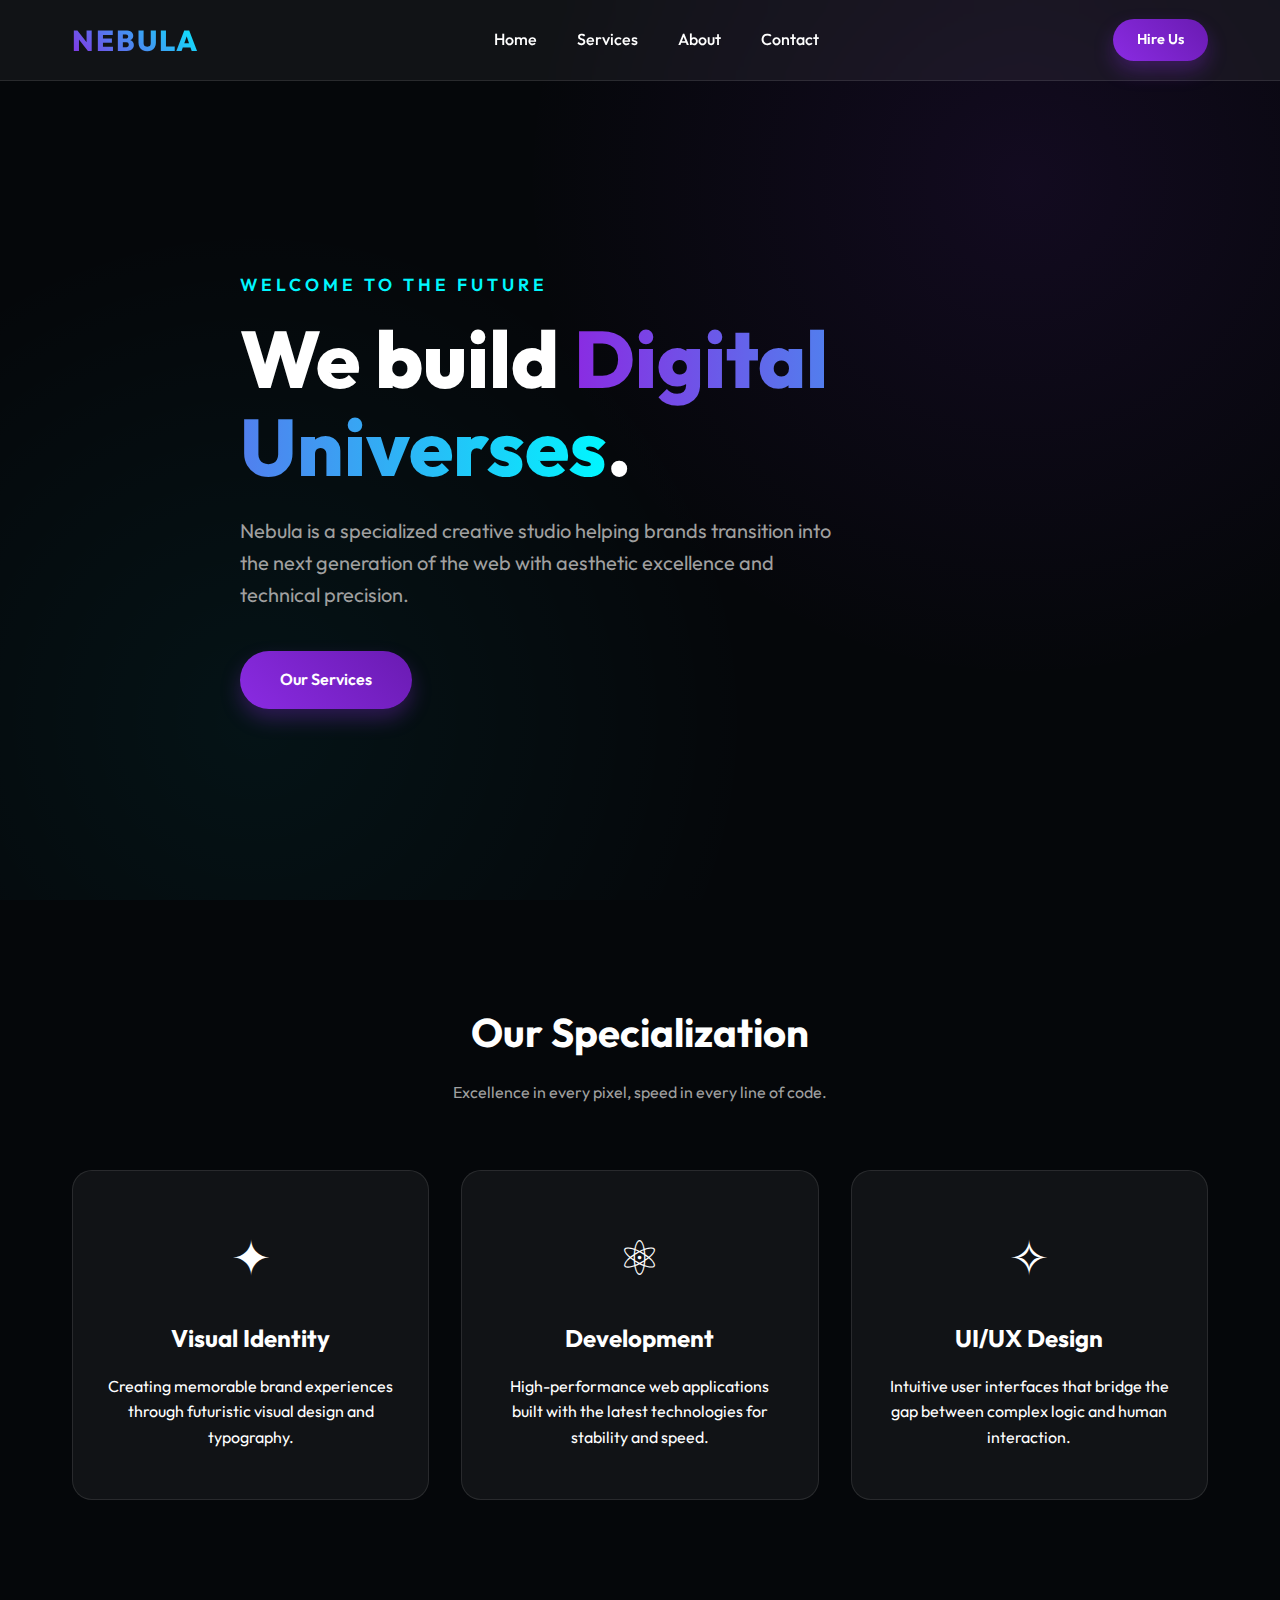
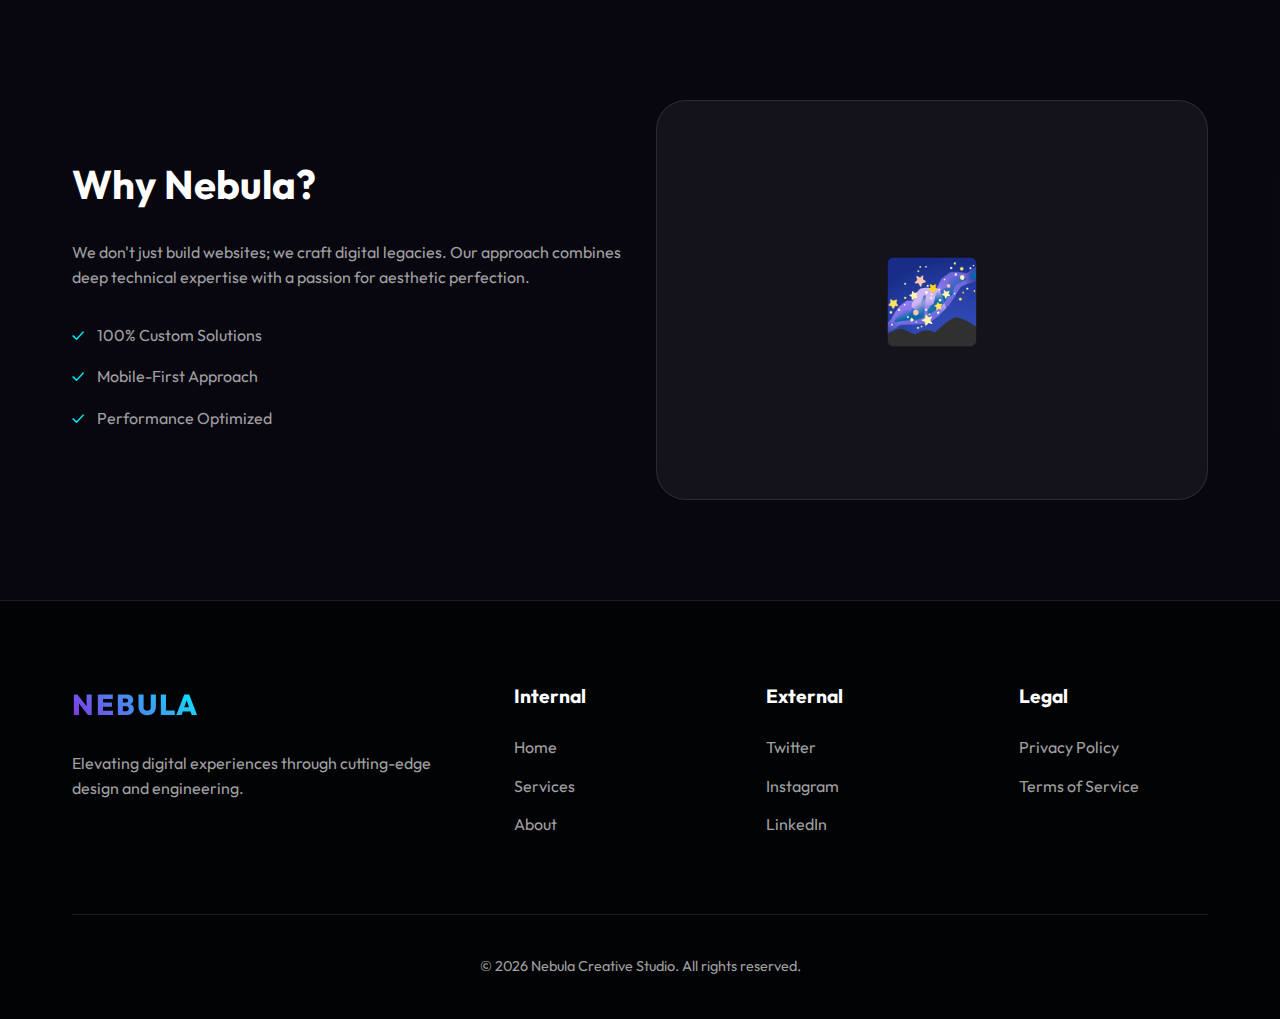
<file: index.html>
<!DOCTYPE html>
<html lang="en">
<head>
    <meta charset="UTF-8">
    <meta name="viewport" content="width=device-width, initial-scale=1.0">
    <title>Nebula Creative Studio | Future-Forward Design</title>
    <meta name="description" content="Nebula Creative Studio delivers premium design and development solutions for the digital age.">
    <link rel="stylesheet" href="style.css">
    <!-- Favicon placeholder or icon library could go here -->
</head>
<body>

    <header>
        <div class="container">
            <nav>
                <div class="logo">Nebula</div>
                <ul class="nav-links">
                    <li><a href="#home">Home</a></li>
                    <li><a href="#services">Services</a></li>
                    <li><a href="#about">About</a></li>
                    <li><a href="#contact">Contact</a></li>
                </ul>
                <a href="#contact" class="btn btn-primary" style="padding: 0.6rem 1.5rem; font-size: 0.9rem; animation: none;">Hire Us</a>
            </nav>
        </div>
    </header>

    <main>
        <!-- Hero Section -->
        <section class="hero" id="home">
            <div class="container">
                <div class="hero-content">
                    <span class="hero-tagline">Welcome to the future</span>
                    <h1>We build <span>Digital Universes</span>.</h1>
                    <p>Nebula is a specialized creative studio helping brands transition into the next generation of the web with aesthetic excellence and technical precision.</p>
                    <div class="hero-actions">
                        <a href="#services" class="btn btn-primary">Our Services</a>
                    </div>
                </div>
            </div>
        </section>

        <!-- Services Section -->
        <section class="section" id="services">
            <div class="container">
                <div class="section-header">
                    <h2>Our Specialization</h2>
                    <p>Excellence in every pixel, speed in every line of code.</p>
                </div>
                <div class="services-grid">
                    <div class="service-card">
                        <span class="service-icon">✦</span>
                        <h3>Visual Identity</h3>
                        <p>Creating memorable brand experiences through futuristic visual design and typography.</p>
                    </div>
                    <div class="service-card">
                        <span class="service-icon">⚛</span>
                        <h3>Development</h3>
                        <p>High-performance web applications built with the latest technologies for stability and speed.</p>
                    </div>
                    <div class="service-card">
                        <span class="service-icon">✧</span>
                        <h3>UI/UX Design</h3>
                        <p>Intuitive user interfaces that bridge the gap between complex logic and human interaction.</p>
                    </div>
                </div>
            </div>
        </section>

        <!-- About Section (Simple version for now) -->
        <section class="section" id="about" style="background: rgba(138, 43, 226, 0.03);">
            <div class="container">
                <div class="services-grid" style="align-items: center;">
                    <div class="about-text">
                        <h2 style="font-size: 2.5rem; margin-bottom: 1.5rem;">Why Nebula?</h2>
                        <p style="color: var(--text-secondary); margin-bottom: 2rem;">We don't just build websites; we craft digital legacies. Our approach combines deep technical expertise with a passion for aesthetic perfection.</p>
                        <ul style="list-style: none; color: var(--text-secondary);">
                            <li style="margin-bottom: 1rem;"><span style="color: var(--accent-secondary); margin-right: 10px;">✓</span> 100% Custom Solutions</li>
                            <li style="margin-bottom: 1rem;"><span style="color: var(--accent-secondary); margin-right: 10px;">✓</span> Mobile-First Approach</li>
                            <li style="margin-bottom: 1rem;"><span style="color: var(--accent-secondary); margin-right: 10px;">✓</span> Performance Optimized</li>
                        </ul>
                    </div>
                    <div class="about-image" style="background: var(--glass-bg); height: 400px; border-radius: 30px; border: 1px solid var(--glass-border); display: flex; align-items: center; justify-content: center; font-size: 5rem;">
                        🌌
                    </div>
                </div>
            </div>
        </section>
    </main>

    <footer id="contact">
        <div class="container">
            <div class="footer-grid">
                <div class="footer-brand">
                    <div class="logo">Nebula</div>
                    <p>Elevating digital experiences through cutting-edge design and engineering.</p>
                </div>
                <div class="footer-col">
                    <h4>Internal</h4>
                    <ul>
                        <li><a href="#home">Home</a></li>
                        <li><a href="#services">Services</a></li>
                        <li><a href="#about">About</a></li>
                    </ul>
                </div>
                <div class="footer-col">
                    <h4>External</h4>
                    <ul>
                        <li><a href="#">Twitter</a></li>
                        <li><a href="#">Instagram</a></li>
                        <li><a href="#">LinkedIn</a></li>
                    </ul>
                </div>
                <div class="footer-col">
                    <h4>Legal</h4>
                    <ul>
                        <li><a href="#">Privacy Policy</a></li>
                        <li><a href="#">Terms of Service</a></li>
                    </ul>
                </div>
            </div>
            <div class="footer-bottom">
                &copy; 2026 Nebula Creative Studio. All rights reserved.
            </div>
        </div>
    </footer>

</body>
</html>
</file>
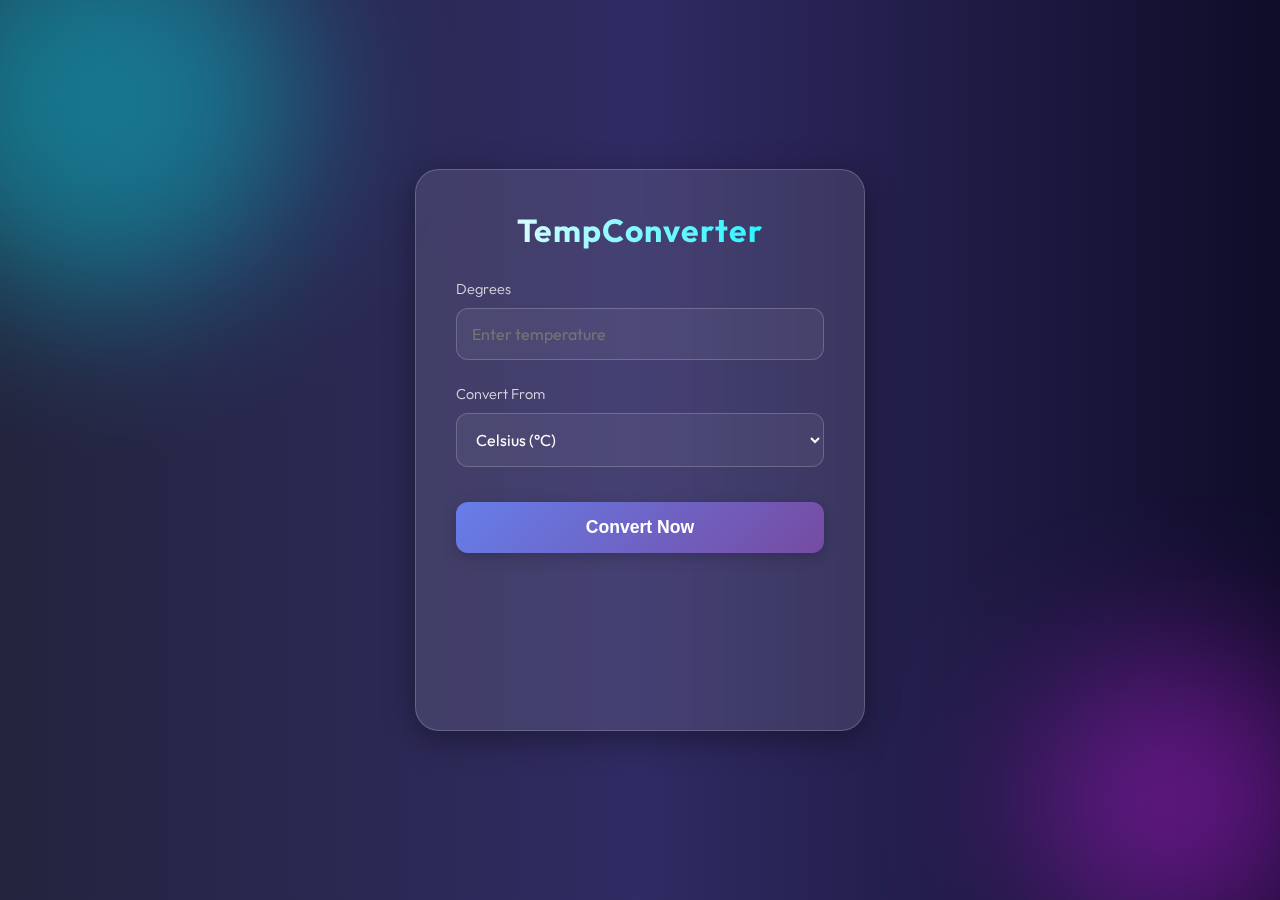
<file: level 1/task 3/index.html>
<!DOCTYPE html>
<html lang="en">
<head>
    <meta charset="UTF-8">
    <meta name="viewport" content="width=device-width, initial-scale=1.0">
    <title>MagmaTemp | Premium Temperature Converter</title>
    <meta name="description" content="A beautiful and precise temperature converter for Celsius, Fahrenheit, and Kelvin.">
    <link rel="stylesheet" href="index.css">
</head>
<body>
    <div class="background-blobs">
        <div class="blob blob-1"></div>
        <div class="blob blob-2"></div>
    </div>

    <main class="container">
        <h1>TempConverter</h1>
        
        <div class="input-group">
            <label for="tempInput">Degrees</label>
            <input type="number" id="tempInput" placeholder="Enter temperature" step="any">
            <p id="errorMsg" class="error-message">Please enter a valid number</p>
        </div>

        <div class="input-group">
            <label for="unitSelect">Convert From</label>
            <select id="unitSelect">
                <option value="celsius">Celsius (°C)</option>
                <option value="fahrenheit">Fahrenheit (°F)</option>
                <option value="kelvin">Kelvin (K)</option>
            </select>
        </div>

        <button id="convertBtn" class="btn-convert">Convert Now</button>

        <div class="result-area" id="resultArea" style="visibility: hidden;">
            <p class="result-label" id="resultLabel">Result</p>
            <div class="result-value" id="resultValue">0°C</div>
        </div>
    </main>

    <script src="script.js"></script>
</body>
</html>
</file>
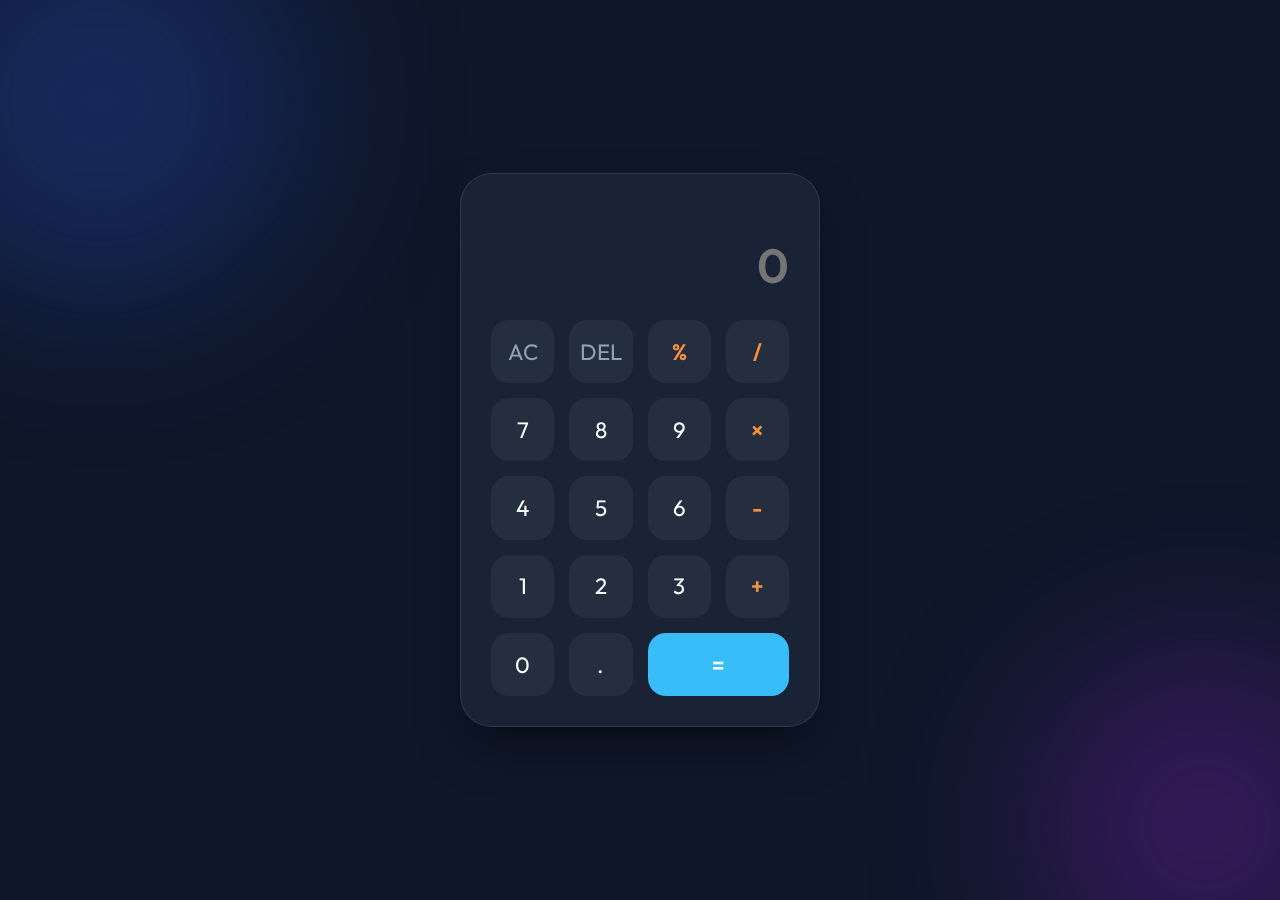
<file: level 2/Task 1/index.html>
<!DOCTYPE html>
<html lang="en">
<head>
    <meta charset="UTF-8">
    <meta name="viewport" content="width=device-width, initial-scale=1.0">
    <title>Stellar Calc | Premium Calculator</title>
    <link rel="stylesheet" href="style.css">
    <link rel="preconnect" href="https://fonts.googleapis.com">
    <link rel="preconnect" href="https://fonts.gstatic.com" crossorigin>
    <link href="https://fonts.googleapis.com/css2?family=Outfit:wght@300;400;600&display=swap" rel="stylesheet">
</head>
<body>
    <div class="background-blobs">
        <div class="blob blob-1"></div>
        <div class="blob blob-2"></div>
    </div>
    
    <div class="calculator-wrapper">
        <div class="calculator-card">
            <div class="display-container">
                <input type="text" id="previous-op" readonly>
                <input type="text" id="display" placeholder="0" readonly>
            </div>
            
            <div class="buttons-grid">
                <button class="btn btn-utility" onclick="clearDisplay()">AC</button>
                <button class="btn btn-utility" onclick="deleteLast()">DEL</button>
                <button class="btn btn-operator" onclick="appendOperator('%')">%</button>
                <button class="btn btn-operator" onclick="appendOperator('/')">/</button>
                
                <button class="btn" onclick="appendNumber('7')">7</button>
                <button class="btn" onclick="appendNumber('8')">8</button>
                <button class="btn" onclick="appendNumber('9')">9</button>
                <button class="btn btn-operator" onclick="appendOperator('*')">×</button>
                
                <button class="btn" onclick="appendNumber('4')">4</button>
                <button class="btn" onclick="appendNumber('5')">5</button>
                <button class="btn" onclick="appendNumber('6')">6</button>
                <button class="btn btn-operator" onclick="appendOperator('-')">-</button>
                
                <button class="btn" onclick="appendNumber('1')">1</button>
                <button class="btn" onclick="appendNumber('2')">2</button>
                <button class="btn" onclick="appendNumber('3')">3</button>
                <button class="btn btn-operator" onclick="appendOperator('+')">+</button>
                
                <button class="btn" onclick="appendNumber('0')">0</button>
                <button class="btn" onclick="appendNumber('.')">.</button>
                <button class="btn btn-equals" onclick="calculate()">=</button>
            </div>
        </div>
    </div>

    <script src="script.js"></script>
</body>
</html>
</file>
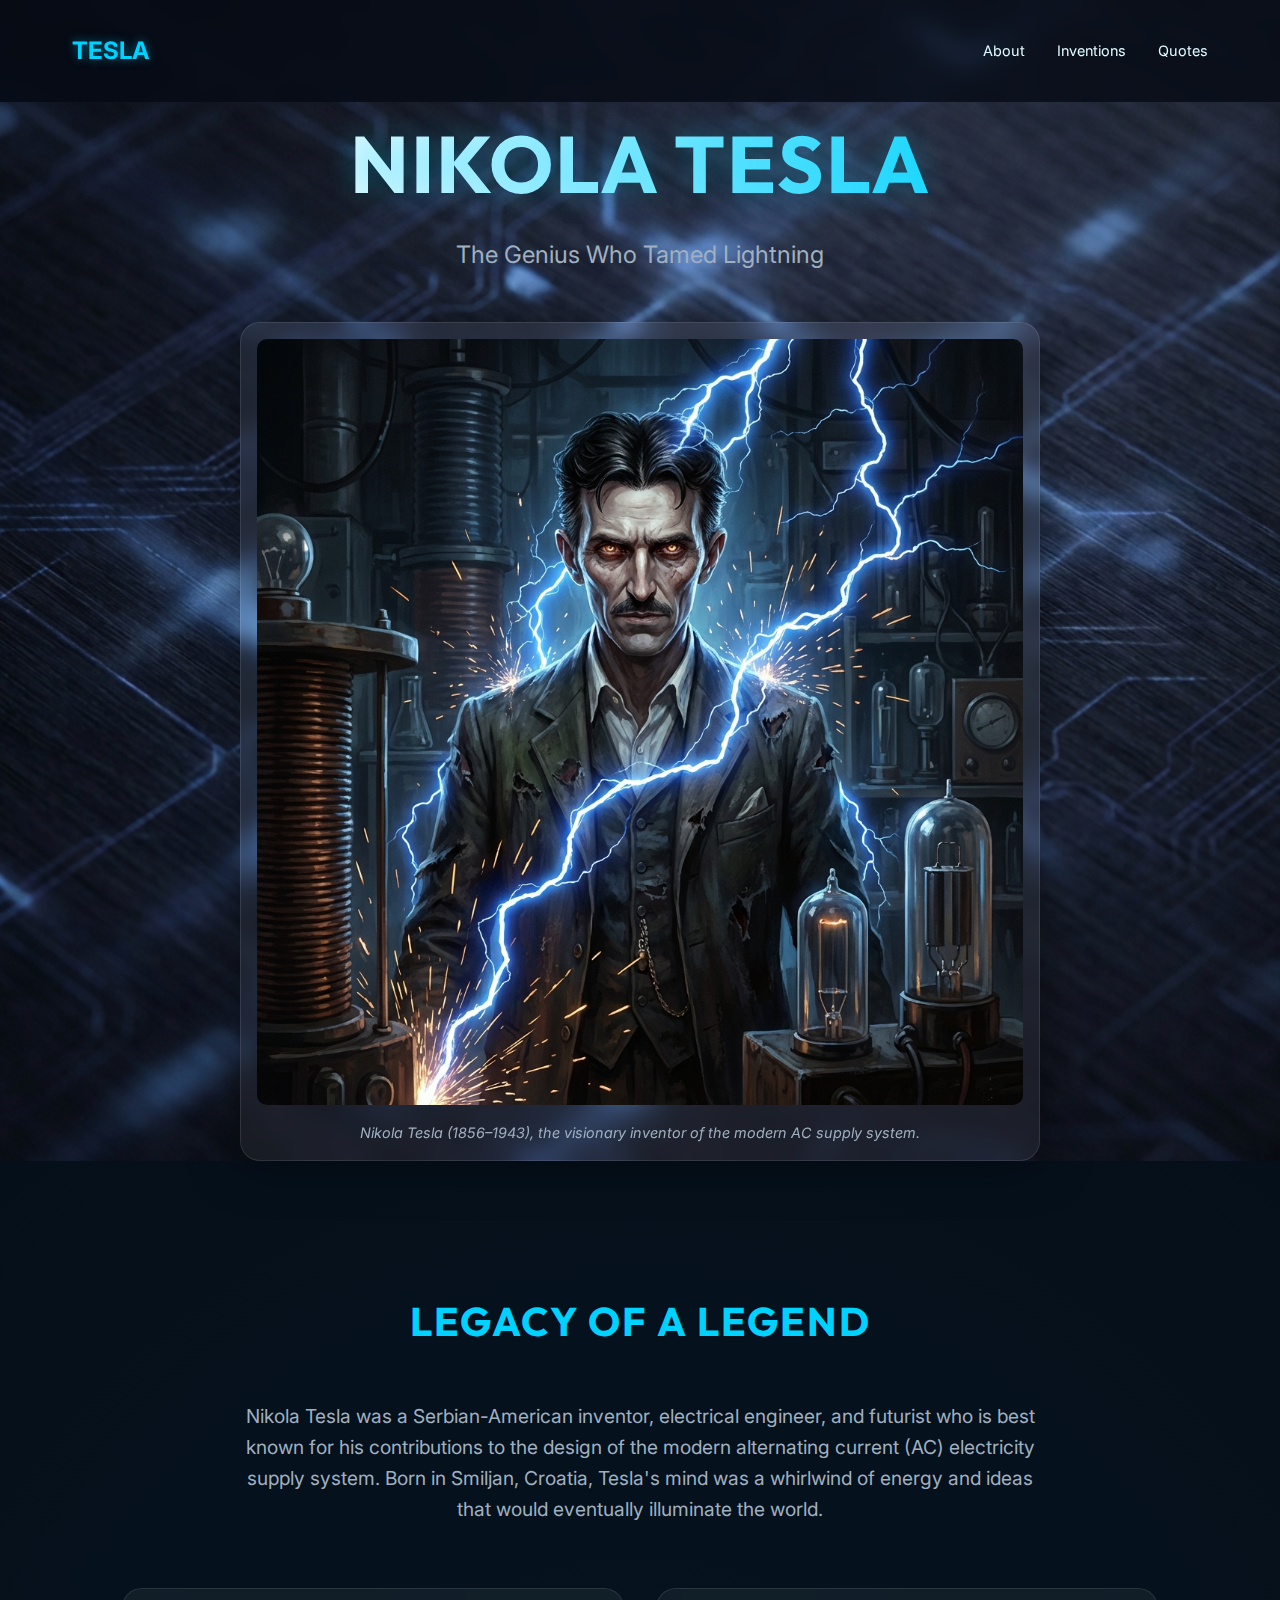
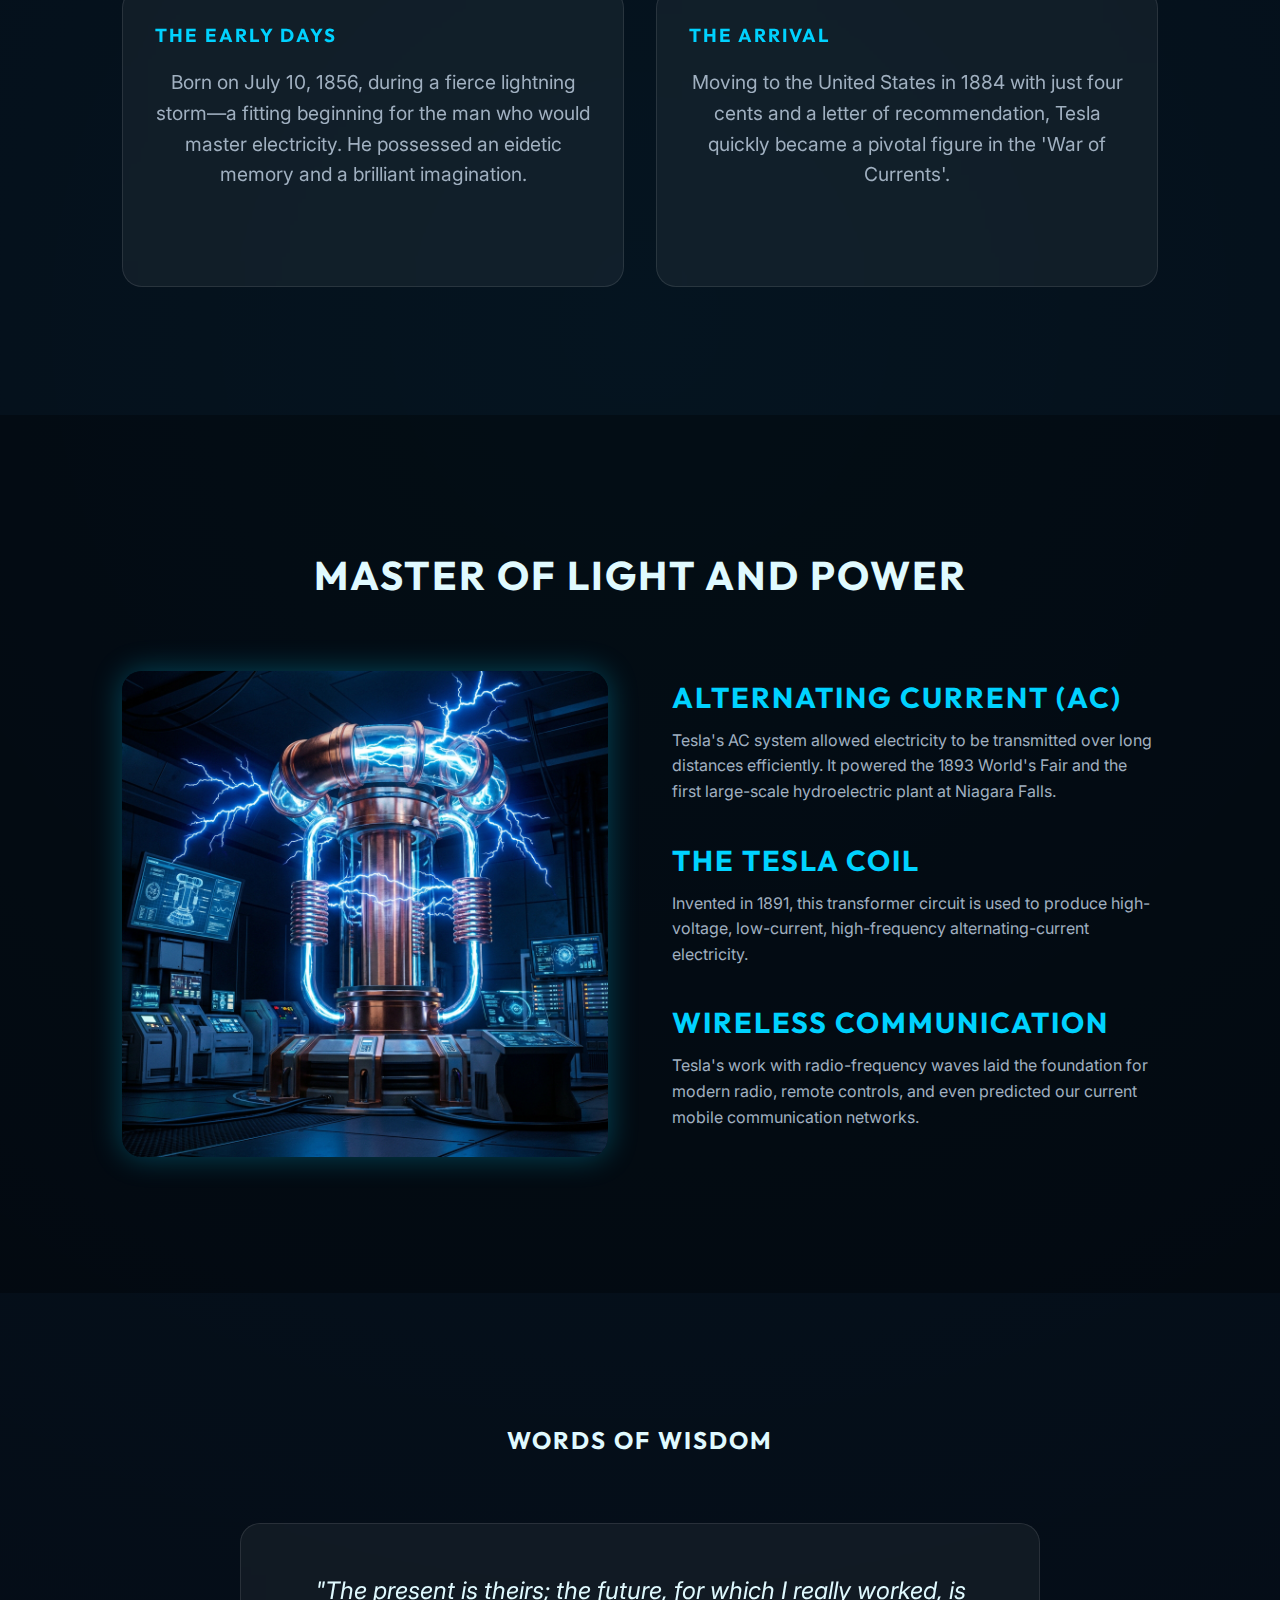
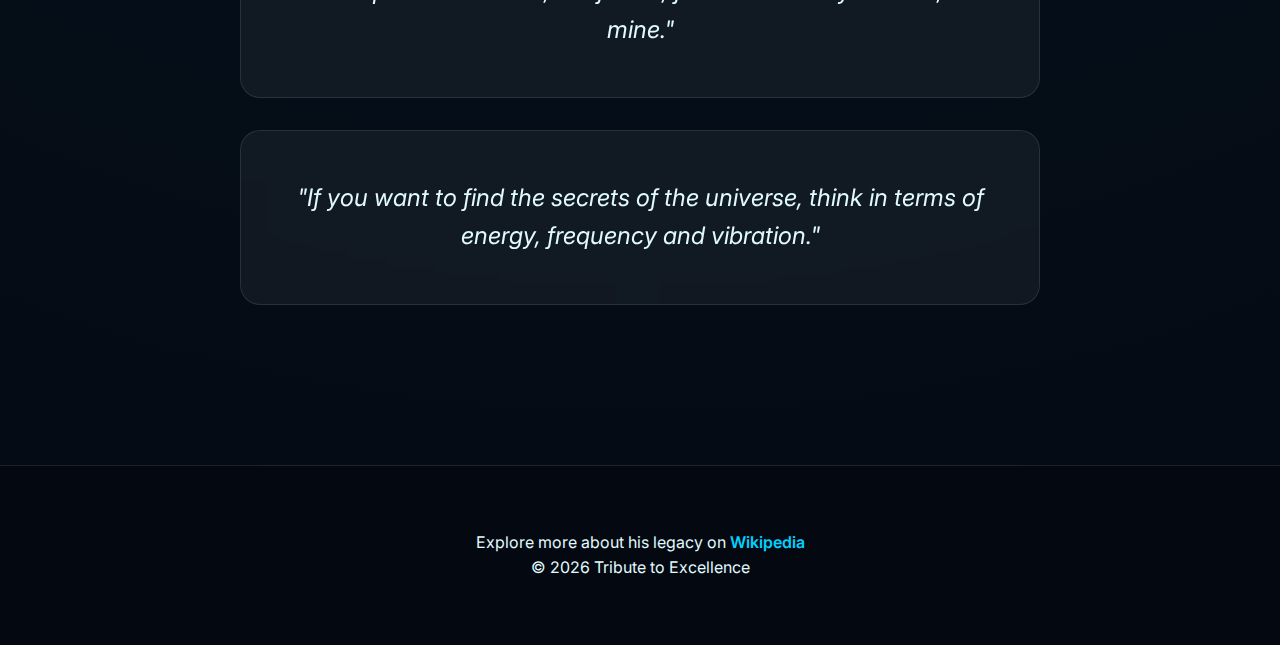
<file: level 2/task 2/index.html>
<!DOCTYPE html>
<html lang="en">
<head>
    <meta charset="UTF-8">
    <meta name="viewport" content="width=device-width, initial-scale=1.0">
    <title>Nikola Tesla | The Man Who Invented the Future</title>
    <meta name="description" content="A tribute to Nikola Tesla, the brilliant inventor and electrical engineer whose work revolutionized modern electrical systems.">
    <link rel="stylesheet" href="index.css">
    <link rel="preconnect" href="https://fonts.googleapis.com">
    <link rel="preconnect" href="https://fonts.gstatic.com" crossorigin>
    <link href="https://fonts.googleapis.com/css2?family=Outfit:wght@300;400;700&family=Inter:wght@300;400;600&display=swap" rel="stylesheet">
</head>
<body>
    <header id="main-header">
        <nav>
            <div class="logo">TESLA</div>
            <ul>
                <li><a href="#about">About</a></li>
                <li><a href="#inventions">Inventions</a></li>
                <li><a href="#quotes">Quotes</a></li>
            </ul>
        </nav>
    </header>

    <main id="tribute-main">
        <section id="hero">
            <div class="hero-content">
                <h1 id="title">Nikola Tesla</h1>
                <p class="subtitle">The Genius Who Tamed Lightning</p>
                <div id="img-div">
                    <img id="image" src="assets/hero.png" alt="A dramatic portrait of Nikola Tesla surrounded by electricity">
                    <p id="img-caption">Nikola Tesla (1856–1943), the visionary inventor of the modern AC supply system.</p>
                </div>
            </div>
        </section>

        <section id="tribute-info">
            <div class="container">
                <h2 id="about">Legacy of a Legend</h2>
                <p>
                    Nikola Tesla was a Serbian-American inventor, electrical engineer, and futurist who is best known for his contributions to the design of the modern alternating current (AC) electricity supply system. Born in Smiljan, Croatia, Tesla's mind was a whirlwind of energy and ideas that would eventually illuminate the world.
                </p>
                
                <div class="grid">
                    <div class="card glass">
                        <h3>The Early Days</h3>
                        <p>Born on July 10, 1856, during a fierce lightning storm—a fitting beginning for the man who would master electricity. He possessed an eidetic memory and a brilliant imagination.</p>
                    </div>
                    <div class="card glass">
                        <h3>The Arrival</h3>
                        <p>Moving to the United States in 1884 with just four cents and a letter of recommendation, Tesla quickly became a pivotal figure in the 'War of Currents'.</p>
                    </div>
                </div>
            </div>
        </section>

        <section id="inventions">
            <div class="container">
                <h2>Master of Light and Power</h2>
                <div class="invention-item">
                    <div class="invention-img">
                        <img src="assets/coil.png" alt="Illustration of a Tesla Coil">
                    </div>
                    <div class="invention-text">
                        <h3>Alternating Current (AC)</h3>
                        <p>Tesla's AC system allowed electricity to be transmitted over long distances efficiently. It powered the 1893 World's Fair and the first large-scale hydroelectric plant at Niagara Falls.</p>
                        <h3>The Tesla Coil</h3>
                        <p>Invented in 1891, this transformer circuit is used to produce high-voltage, low-current, high-frequency alternating-current electricity.</p>
                        <h3>Wireless Communication</h3>
                        <p>Tesla's work with radio-frequency waves laid the foundation for modern radio, remote controls, and even predicted our current mobile communication networks.</p>
                    </div>
                </div>
            </div>
        </section>

        <section id="quotes">
            <div class="container">
                <h2>Words of Wisdom</h2>
                <div class="quote-box glass">
                    <p class="quote-text">"The present is theirs; the future, for which I really worked, is mine."</p>
                </div>
                <div class="quote-box glass">
                    <p class="quote-text">"If you want to find the secrets of the universe, think in terms of energy, frequency and vibration."</p>
                </div>
            </div>
        </section>
    </main>

    <footer>
        <p>Explore more about his legacy on <a id="tribute-link" href="https://en.wikipedia.org/wiki/Nikola_Tesla" target="_blank">Wikipedia</a></p>
        <p>&copy; 2026 Tribute to Excellence</p>
    </footer>
</body>
</html>
</file>
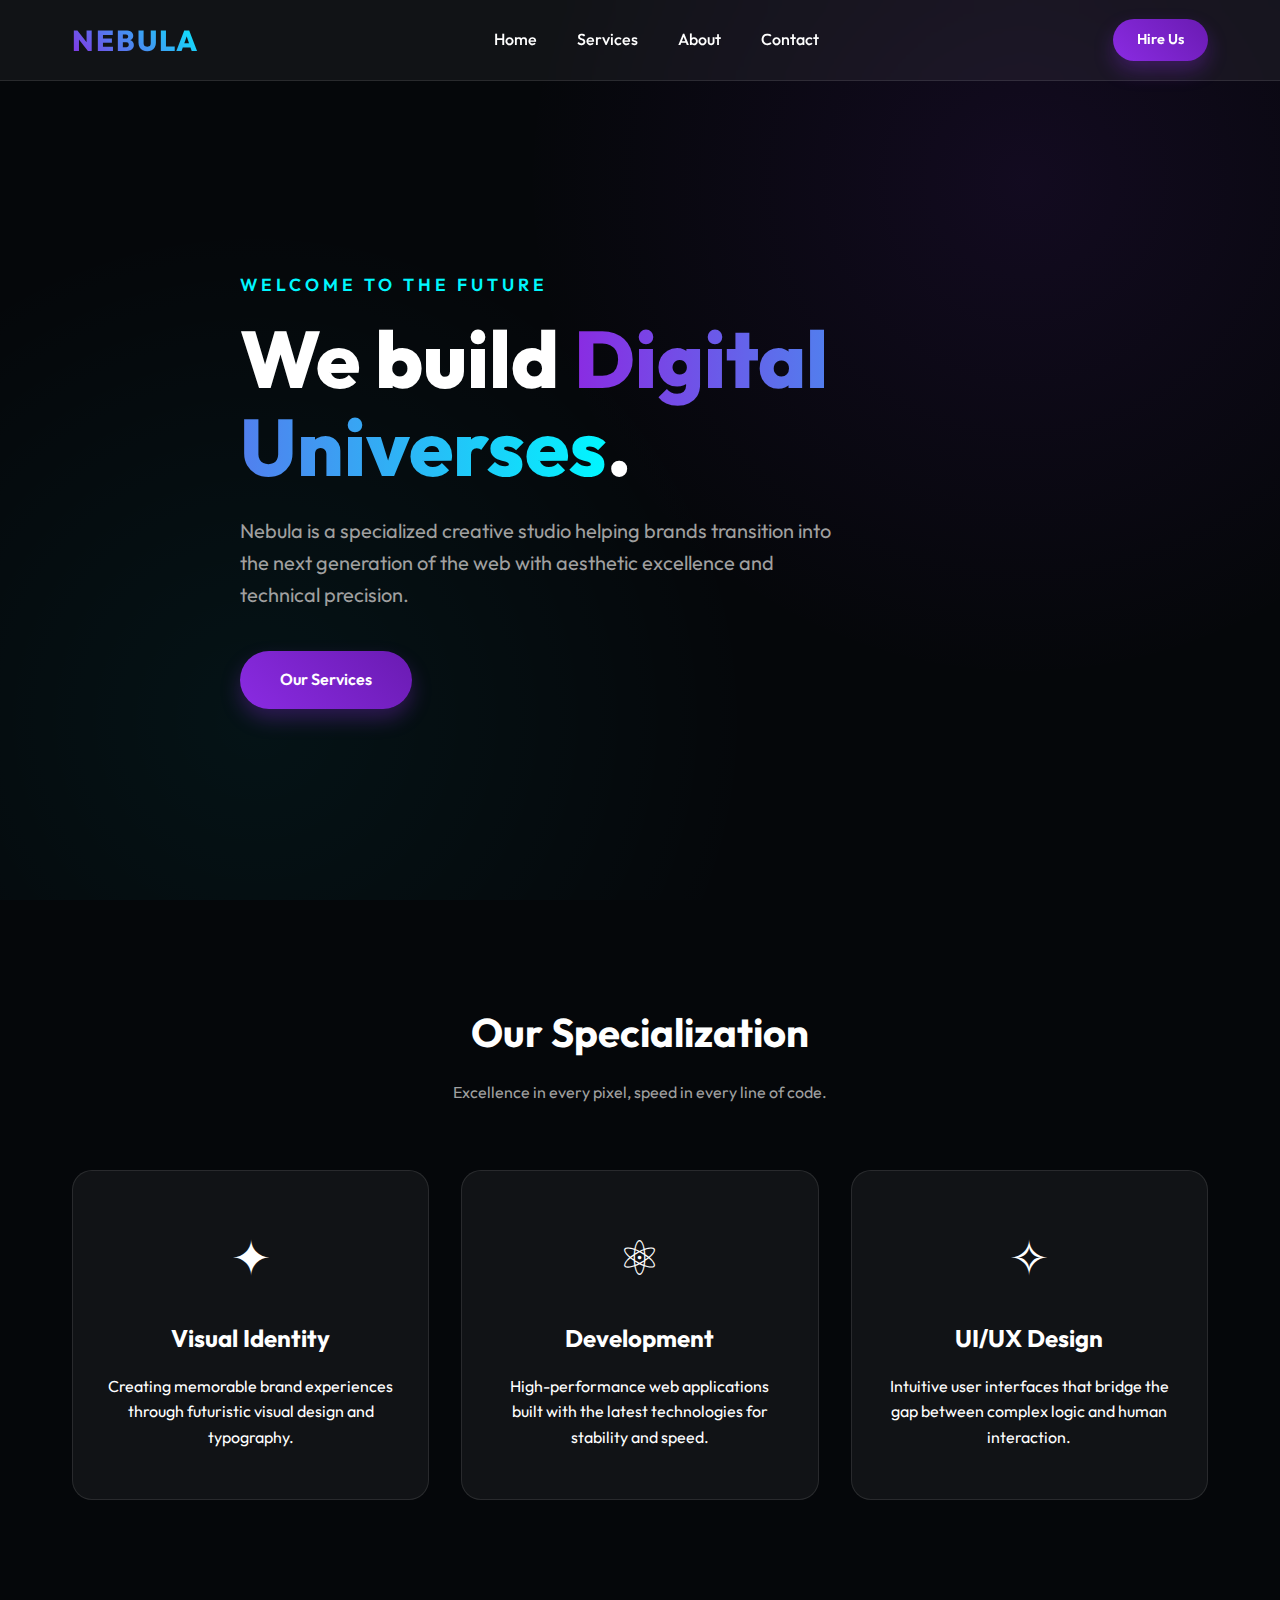
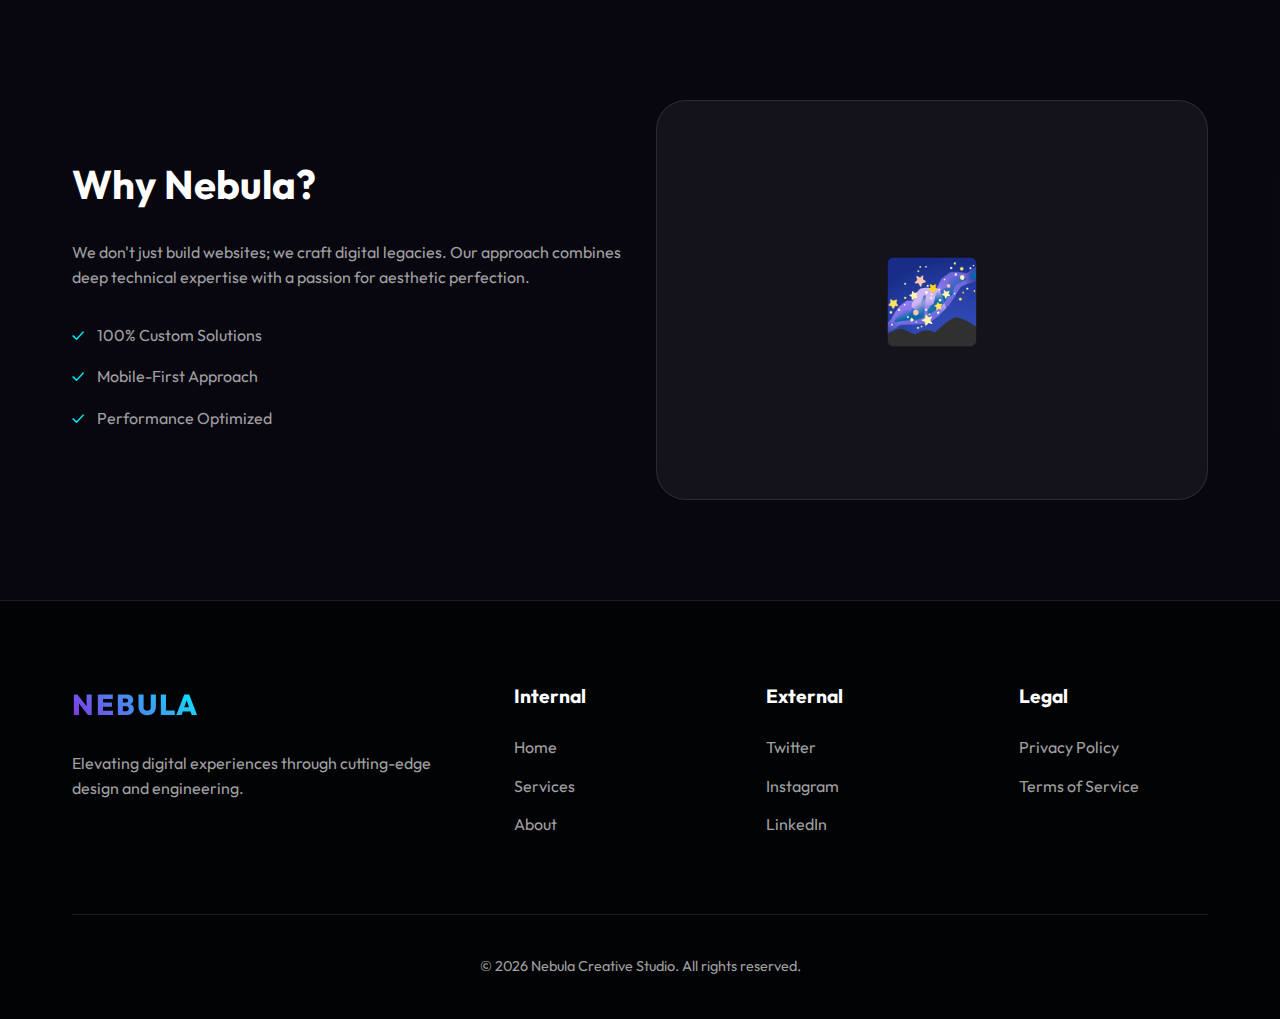
<file: level 1/task 1/Task 1/index.html>
<!DOCTYPE html>
<html lang="en">
<head>
    <meta charset="UTF-8">
    <meta name="viewport" content="width=device-width, initial-scale=1.0">
    <title>Nebula Creative Studio | Future-Forward Design</title>
    <meta name="description" content="Nebula Creative Studio delivers premium design and development solutions for the digital age.">
    <link rel="stylesheet" href="style.css">
    <!-- Favicon placeholder or icon library could go here -->
</head>
<body>

    <header>
        <div class="container">
            <nav>
                <div class="logo">Nebula</div>
                <ul class="nav-links">
                    <li><a href="#home">Home</a></li>
                    <li><a href="#services">Services</a></li>
                    <li><a href="#about">About</a></li>
                    <li><a href="#contact">Contact</a></li>
                </ul>
                <a href="#contact" class="btn btn-primary" style="padding: 0.6rem 1.5rem; font-size: 0.9rem; animation: none;">Hire Us</a>
            </nav>
        </div>
    </header>

    <main>
        <!-- Hero Section -->
        <section class="hero" id="home">
            <div class="container">
                <div class="hero-content">
                    <span class="hero-tagline">Welcome to the future</span>
                    <h1>We build <span>Digital Universes</span>.</h1>
                    <p>Nebula is a specialized creative studio helping brands transition into the next generation of the web with aesthetic excellence and technical precision.</p>
                    <div class="hero-actions">
                        <a href="#services" class="btn btn-primary">Our Services</a>
                    </div>
                </div>
            </div>
        </section>

        <!-- Services Section -->
        <section class="section" id="services">
            <div class="container">
                <div class="section-header">
                    <h2>Our Specialization</h2>
                    <p>Excellence in every pixel, speed in every line of code.</p>
                </div>
                <div class="services-grid">
                    <div class="service-card">
                        <span class="service-icon">✦</span>
                        <h3>Visual Identity</h3>
                        <p>Creating memorable brand experiences through futuristic visual design and typography.</p>
                    </div>
                    <div class="service-card">
                        <span class="service-icon">⚛</span>
                        <h3>Development</h3>
                        <p>High-performance web applications built with the latest technologies for stability and speed.</p>
                    </div>
                    <div class="service-card">
                        <span class="service-icon">✧</span>
                        <h3>UI/UX Design</h3>
                        <p>Intuitive user interfaces that bridge the gap between complex logic and human interaction.</p>
                    </div>
                </div>
            </div>
        </section>

        <!-- About Section (Simple version for now) -->
        <section class="section" id="about" style="background: rgba(138, 43, 226, 0.03);">
            <div class="container">
                <div class="services-grid" style="align-items: center;">
                    <div class="about-text">
                        <h2 style="font-size: 2.5rem; margin-bottom: 1.5rem;">Why Nebula?</h2>
                        <p style="color: var(--text-secondary); margin-bottom: 2rem;">We don't just build websites; we craft digital legacies. Our approach combines deep technical expertise with a passion for aesthetic perfection.</p>
                        <ul style="list-style: none; color: var(--text-secondary);">
                            <li style="margin-bottom: 1rem;"><span style="color: var(--accent-secondary); margin-right: 10px;">✓</span> 100% Custom Solutions</li>
                            <li style="margin-bottom: 1rem;"><span style="color: var(--accent-secondary); margin-right: 10px;">✓</span> Mobile-First Approach</li>
                            <li style="margin-bottom: 1rem;"><span style="color: var(--accent-secondary); margin-right: 10px;">✓</span> Performance Optimized</li>
                        </ul>
                    </div>
                    <div class="about-image" style="background: var(--glass-bg); height: 400px; border-radius: 30px; border: 1px solid var(--glass-border); display: flex; align-items: center; justify-content: center; font-size: 5rem;">
                        🌌
                    </div>
                </div>
            </div>
        </section>
    </main>

    <footer id="contact">
        <div class="container">
            <div class="footer-grid">
                <div class="footer-brand">
                    <div class="logo">Nebula</div>
                    <p>Elevating digital experiences through cutting-edge design and engineering.</p>
                </div>
                <div class="footer-col">
                    <h4>Internal</h4>
                    <ul>
                        <li><a href="#home">Home</a></li>
                        <li><a href="#services">Services</a></li>
                        <li><a href="#about">About</a></li>
                    </ul>
                </div>
                <div class="footer-col">
                    <h4>External</h4>
                    <ul>
                        <li><a href="#">Twitter</a></li>
                        <li><a href="#">Instagram</a></li>
                        <li><a href="#">LinkedIn</a></li>
                    </ul>
                </div>
                <div class="footer-col">
                    <h4>Legal</h4>
                    <ul>
                        <li><a href="#">Privacy Policy</a></li>
                        <li><a href="#">Terms of Service</a></li>
                    </ul>
                </div>
            </div>
            <div class="footer-bottom">
                &copy; 2026 Nebula Creative Studio. All rights reserved.
            </div>
        </div>
    </footer>

</body>
</html>
</file>
<file: style.css>
@import url('https://fonts.googleapis.com/css2?family=Outfit:wght@300;400;600;800&display=swap');

:root {
    --bg-color: #05070a;
    --accent-primary: #8a2be2;
    --accent-secondary: #00f7ff;
    --text-primary: #ffffff;
    --text-secondary: #a0a0a0;
    --glass-bg: rgba(255, 255, 255, 0.05);
    --glass-border: rgba(255, 255, 255, 0.1);
    --shadow-color: rgba(0, 0, 0, 0.5);
    --transition: all 0.3s cubic-bezier(0.4, 0, 0.2, 1);
    --max-width: 1200px;
}

* {
    margin: 0;
    padding: 0;
    box-sizing: border-box;
}

body {
    font-family: 'Outfit', sans-serif;
    background-color: var(--bg-color);
    color: var(--text-primary);
    line-height: 1.6;
    overflow-x: hidden;
}

.container {
    max-width: var(--max-width);
    margin: 0 auto;
    padding: 0 2rem;
}

/* --- Header & Navigation --- */
header {
    position: fixed;
    top: 0;
    left: 0;
    width: 100%;
    z-index: 1000;
    background: var(--glass-bg);
    backdrop-filter: blur(10px);
    -webkit-backdrop-filter: blur(10px);
    border-bottom: 1px solid var(--glass-border);
}

nav {
    display: flex;
    justify-content: space-between;
    align-items: center;
    height: 80px;
}

.logo {
    font-size: 1.8rem;
    font-weight: 800;
    background: linear-gradient(45deg, var(--accent-primary), var(--accent-secondary));
    -webkit-background-clip: text;
    -webkit-text-fill-color: transparent;
    text-transform: uppercase;
    letter-spacing: 2px;
}

.nav-links {
    display: flex;
    list-style: none;
    gap: 2.5rem;
}

.nav-links a {
    text-decoration: none;
    color: var(--text-primary);
    font-weight: 500;
    font-size: 1rem;
    transition: var(--transition);
    position: relative;
}

.nav-links a::after {
    content: '';
    position: absolute;
    bottom: -5px;
    left: 0;
    width: 0;
    height: 2px;
    background: var(--accent-secondary);
    transition: var(--transition);
}

.nav-links a:hover::after {
    width: 100%;
}

.nav-links a:hover {
    color: var(--accent-secondary);
}

/* --- Hero Section --- */
.hero {
    height: 100vh;
    display: flex;
    align-items: center;
    position: relative;
    padding-top: 80px;
    background: radial-gradient(circle at 80% 20%, rgba(138, 43, 226, 0.1) 0%, transparent 40%),
                radial-gradient(circle at 20% 80%, rgba(0, 247, 255, 0.05) 0%, transparent 40%);
}

.hero-content {
    max-width: 800px;
}

.hero-tagline {
    font-size: 1.1rem;
    font-weight: 600;
    color: var(--accent-secondary);
    text-transform: uppercase;
    letter-spacing: 4px;
    display: block;
    margin-bottom: 1rem;
    animation: fadeInUp 0.8s ease-out;
}

.hero h1 {
    font-size: clamp(3rem, 8vw, 5rem);
    line-height: 1.1;
    font-weight: 800;
    margin-bottom: 1.5rem;
    animation: fadeInUp 0.8s ease-out 0.2s backwards;
}

.hero h1 span {
    background: linear-gradient(90deg, var(--accent-primary), var(--accent-secondary));
    -webkit-background-clip: text;
    -webkit-text-fill-color: transparent;
}

.hero p {
    font-size: 1.25rem;
    color: var(--text-secondary);
    margin-bottom: 2.5rem;
    max-width: 600px;
    animation: fadeInUp 0.8s ease-out 0.4s backwards;
}

.btn {
    display: inline-block;
    padding: 1rem 2.5rem;
    border-radius: 50px;
    text-decoration: none;
    font-weight: 600;
    font-size: 1rem;
    transition: var(--transition);
    cursor: pointer;
    border: none;
}

.btn-primary {
    background: linear-gradient(45deg, var(--accent-primary), #6a1bb2);
    color: white;
    box-shadow: 0 10px 20px rgba(138, 43, 226, 0.3);
    animation: fadeInUp 0.8s ease-out 0.6s backwards;
}

.btn-primary:hover {
    transform: translateY(-3px);
    box-shadow: 0 15px 30px rgba(138, 43, 226, 0.5);
}

/* --- Services Section --- */
.section {
    padding: 100px 0;
}

.section-header {
    text-align: center;
    margin-bottom: 4rem;
}

.section-header h2 {
    font-size: 2.5rem;
    margin-bottom: 1rem;
}

.section-header p {
    color: var(--text-secondary);
}

.services-grid {
    display: grid;
    grid-template-columns: repeat(auto-fit, minmax(300px, 1fr));
    gap: 2rem;
}

.service-card {
    background: var(--glass-bg);
    border: 1px solid var(--glass-border);
    padding: 3rem 2rem;
    border-radius: 20px;
    transition: var(--transition);
    text-align: center;
}

.service-card:hover {
    background: rgba(255, 255, 255, 0.08);
    transform: translateY(-10px);
    border-color: var(--accent-secondary);
}

.service-icon {
    font-size: 3rem;
    margin-bottom: 1.5rem;
    display: block;
}

.service-card h3 {
    font-size: 1.5rem;
    margin-bottom: 1rem;
}

/* --- Footer --- */
footer {
    background: #020305;
    padding: 80px 0 40px;
    border-top: 1px solid var(--glass-border);
}

.footer-grid {
    display: grid;
    grid-template-columns: 2fr repeat(3, 1fr);
    gap: 4rem;
    margin-bottom: 4rem;
}

.footer-brand .logo {
    margin-bottom: 1.5rem;
    display: inline-block;
}

.footer-brand p {
    color: var(--text-secondary);
}

.footer-col h4 {
    margin-bottom: 1.5rem;
    font-size: 1.2rem;
}

.footer-col ul {
    list-style: none;
}

.footer-col ul li {
    margin-bottom: 0.8rem;
}

.footer-col ul li a {
    color: var(--text-secondary);
    text-decoration: none;
    transition: var(--transition);
}

.footer-col ul li a:hover {
    color: var(--accent-secondary);
    padding-left: 5px;
}

.footer-bottom {
    text-align: center;
    padding-top: 40px;
    border-top: 1px solid var(--glass-border);
    color: var(--text-secondary);
    font-size: 0.9rem;
}

/* --- Animations --- */
@keyframes fadeInUp {
    from {
        opacity: 0;
        transform: translateY(30px);
    }
    to {
        opacity: 1;
        transform: translateY(0);
    }
}

/* --- Responsive --- */
@media (max-width: 992px) {
    .footer-grid {
        grid-template-columns: 1fr 1fr;
    }
}

@media (max-width: 768px) {
    .nav-links {
        display: none; /* In a real app we'd add a hamburger menu */
    }
    
    .footer-grid {
        grid-template-columns: 1fr;
        gap: 2rem;
    }
    
    .hero h1 {
        font-size: 3.5rem;
    }
}
</file>
<file: level 1/task 3/index.css>
@import url('https://fonts.googleapis.com/css2?family=Outfit:wght@300;400;600;700&display=swap');

:root {
    --primary-gradient: linear-gradient(135deg, #667eea 0%, #764ba2 100%);
    --accent-cyan: #00f2fe;
    --accent-magenta: #da22ff;
    --glass-bg: rgba(255, 255, 255, 0.1);
    --glass-border: rgba(255, 255, 255, 0.2);
    --text-color: #ffffff;
    --error-color: #ff4d4d;
}

* {
    margin: 0;
    padding: 0;
    box-sizing: border-box;
}

body {
    font-family: 'Outfit', sans-serif;
    min-height: 100vh;
    display: flex;
    justify-content: center;
    align-items: center;
    background: #0f0c29;
    background: linear-gradient(to right, #24243e, #302b63, #0f0c29);
    color: var(--text-color);
    overflow: hidden;
}

.background-blobs {
    position: absolute;
    width: 100%;
    height: 100%;
    z-index: -1;
    overflow: hidden;
}

.blob {
    position: absolute;
    border-radius: 50%;
    filter: blur(80px);
    opacity: 0.4;
    animation: move 20s infinite alternate;
}

.blob-1 {
    width: 400px;
    height: 400px;
    background: var(--accent-cyan);
    top: -100px;
    left: -100px;
}

.blob-2 {
    width: 300px;
    height: 300px;
    background: var(--accent-magenta);
    bottom: -50px;
    right: -50px;
    animation-delay: -5s;
}

@keyframes move {
    from { transform: translate(0, 0) scale(1); }
    to { transform: translate(100px, 100px) scale(1.2); }
}

.container {
    background: var(--glass-bg);
    backdrop-filter: blur(20px);
    -webkit-backdrop-filter: blur(20px);
    border: 1px solid var(--glass-border);
    border-radius: 24px;
    padding: 40px;
    width: 90%;
    max-width: 450px;
    box-shadow: 0 8px 32px 0 rgba(0, 0, 0, 0.37);
    animation: fadeIn 1s ease-out;
}

@keyframes fadeIn {
    from { opacity: 0; transform: translateY(20px); }
    to { opacity: 1; transform: translateY(0); }
}

h1 {
    text-align: center;
    font-weight: 700;
    margin-bottom: 30px;
    letter-spacing: 1px;
    background: linear-gradient(to right, #fff, var(--accent-cyan));
    -webkit-background-clip: text;
    -webkit-text-fill-color: transparent;
}

.input-group {
    margin-bottom: 25px;
}

label {
    display: block;
    margin-bottom: 10px;
    font-size: 0.9rem;
    font-weight: 300;
    opacity: 0.8;
}

input, select {
    width: 100%;
    padding: 15px;
    background: rgba(255, 255, 255, 0.05);
    border: 1px solid var(--glass-border);
    border-radius: 12px;
    color: white;
    font-size: 1rem;
    font-family: inherit;
    transition: all 0.3s ease;
    outline: none;
}

input:focus, select:focus {
    border-color: var(--accent-cyan);
    background: rgba(255, 255, 255, 0.1);
    box-shadow: 0 0 15px rgba(0, 242, 254, 0.2);
}

select option {
    background: #1e1e2f;
}

.btn-convert {
    width: 100%;
    padding: 15px;
    margin-top: 10px;
    background: var(--primary-gradient);
    border: none;
    border-radius: 12px;
    color: white;
    font-size: 1.1rem;
    font-weight: 600;
    cursor: pointer;
    transition: all 0.3s cubic-bezier(0.175, 0.885, 0.32, 1.275);
    box-shadow: 0 4px 15px rgba(0, 0, 0, 0.2);
}

.btn-convert:hover {
    transform: translateY(-3px) scale(1.02);
    box-shadow: 0 8px 25px rgba(118, 75, 162, 0.4);
}

.btn-convert:active {
    transform: translateY(0) scale(0.98);
}

.result-area {
    margin-top: 35px;
    padding-top: 25px;
    border-top: 1px solid var(--glass-border);
    text-align: center;
}

.result-label {
    font-size: 0.8rem;
    text-transform: uppercase;
    letter-spacing: 2px;
    opacity: 0.6;
    margin-bottom: 10px;
}

.result-value {
    font-size: 2.5rem;
    font-weight: 700;
    color: var(--accent-cyan);
    text-shadow: 0 0 10px rgba(0, 242, 254, 0.3);
}

.error-message {
    color: var(--error-color);
    font-size: 0.85rem;
    margin-top: 5px;
    display: none;
}

@media (max-width: 480px) {
    .container {
        padding: 25px;
    }
    
    .result-value {
        font-size: 2rem;
    }
}
</file>
<file: level 2/Task 1/style.css>
:root {
    --bg-color: #0f172a;
    --card-bg: rgba(30, 41, 59, 0.7);
    --btn-bg: rgba(255, 255, 255, 0.05);
    --btn-hover: rgba(255, 255, 255, 0.1);
    --accent-color: #38bdf8;
    --accent-hover: #0ea5e9;
    --operator-color: #fb923c;
    --utility-color: #94a3b8;
    --text-primary: #f8fafc;
    --text-secondary: #94a3b8;
}

* {
    margin: 0;
    padding: 0;
    box-sizing: border-box;
    font-family: 'Outfit', sans-serif;
}

body {
    background-color: var(--bg-color);
    height: 100vh;
    display: flex;
    justify-content: center;
    align-items: center;
    overflow: hidden;
    color: var(--text-primary);
}

/* Background Blobs */
.background-blobs {
    position: fixed;
    top: 0;
    left: 0;
    width: 100%;
    height: 100%;
    z-index: -1;
}

.blob {
    position: absolute;
    border-radius: 50%;
    filter: blur(80px);
    opacity: 0.5;
    animation: move 20s infinite alternate;
}

.blob-1 {
    width: 400px;
    height: 400px;
    background: #1e3a8a;
    top: -100px;
    left: -100px;
}

.blob-2 {
    width: 350px;
    height: 350px;
    background: #581c87;
    bottom: -100px;
    right: -100px;
    animation-delay: -5s;
}

@keyframes move {
    0% { transform: translate(0, 0) scale(1); }
    100% { transform: translate(50px, 50px) scale(1.1); }
}

/* Calculator Wrapper */
.calculator-wrapper {
    width: 100%;
    max-width: 400px;
    padding: 20px;
}

.calculator-card {
    background: var(--card-bg);
    backdrop-filter: blur(16px);
    -webkit-backdrop-filter: blur(16px);
    border: 1px solid rgba(255, 255, 255, 0.1);
    border-radius: 32px;
    padding: 30px;
    box-shadow: 0 25px 50px -12px rgba(0, 0, 0, 0.5);
}

/* Display */
.display-container {
    margin-bottom: 25px;
    text-align: right;
    display: flex;
    flex-direction: column;
    gap: 8px;
}

#previous-op {
    background: transparent;
    border: none;
    color: var(--text-secondary);
    font-size: 1.1rem;
    text-align: right;
    width: 100%;
    outline: none;
}

#display {
    background: transparent;
    border: none;
    color: var(--text-primary);
    font-size: 3rem;
    font-weight: 600;
    text-align: right;
    width: 100%;
    outline: none;
}

/* Buttons Grid */
.buttons-grid {
    display: grid;
    grid-template-columns: repeat(4, 1fr);
    gap: 15px;
}

.btn {
    aspect-ratio: 1;
    border: none;
    border-radius: 18px;
    background: var(--btn-bg);
    color: var(--text-primary);
    font-size: 1.4rem;
    font-weight: 400;
    cursor: pointer;
    transition: all 0.2s cubic-bezier(0.4, 0, 0.2, 1);
    display: flex;
    justify-content: center;
    align-items: center;
}

.btn:hover {
    background: var(--btn-hover);
    transform: translateY(-2px);
}

.btn:active {
    transform: scale(0.95);
}

.btn-operator {
    color: var(--operator-color);
    font-weight: 600;
}

.btn-utility {
    color: var(--utility-color);
}

.btn-equals {
    background: var(--accent-color);
    color: #fff;
    grid-column: span 2;
    aspect-ratio: auto;
    font-weight: 600;
}

.btn-equals:hover {
    background: var(--accent-hover);
}

/* Specific button layout adjustments if needed */
button:nth-last-child(3) { /* Zero button */
    grid-column: span 1;
}
</file>
<file: level 2/task 2/index.css>
:root {
    --primary-color: #00d2ff;
    --secondary-color: #3a7bd5;
    --accent-color: #00f2fe;
    --bg-dark: #050a14;
    --text-light: #e0faff;
    --text-dim: #a0b0c0;
    --glass: rgba(255, 255, 255, 0.05);
    --glass-border: rgba(255, 255, 255, 0.1);
}

* {
    margin: 0;
    padding: 0;
    box-sizing: border-box;
}

body {
    font-family: 'Inter', sans-serif;
    background-color: var(--bg-dark);
    color: var(--text-light);
    line-height: 1.6;
    overflow-x: hidden;
    background-image: radial-gradient(circle at 50% 50%, rgba(0, 210, 255, 0.05), transparent);
}

h1,
h2,
h3 {
    font-family: 'Outfit', sans-serif;
    text-transform: uppercase;
    letter-spacing: 2px;
}

.container {
    max-width: 1100px;
    margin: 0 auto;
    padding: 0 2rem;
}

/* Header */
header {
    padding: 2rem 0;
    position: fixed;
    width: 100%;
    top: 0;
    z-index: 100;
    background: rgba(5, 10, 20, 0.8);
    backdrop-filter: blur(10px);
}

nav {
    display: flex;
    justify-content: space-between;
    align-items: center;
    max-width: 1200px;
    margin: 0 auto;
    padding: 0 2rem;
}

.logo {
    font-size: 1.5rem;
    font-weight: 700;
    color: var(--primary-color);
    text-shadow: 0 0 10px rgba(0, 210, 255, 0.5);
}

nav ul {
    display: flex;
    list-style: none;
    gap: 2rem;
}

nav ul li a {
    text-decoration: none;
    color: var(--text-light);
    font-size: 0.9rem;
    transition: color 0.3s;
}

nav ul li a:hover {
    color: var(--primary-color);
}

/* Hero Section */
#hero {
    min-height: 100vh;
    display: flex;
    flex-direction: column;
    justify-content: center;
    align-items: center;
    text-align: center;
    padding-top: 100px;
    background: url('assets/bg.png') no-repeat center center/cover;
}

#title {
    font-size: 5rem;
    margin-bottom: 0.5rem;
    background: linear-gradient(90deg, #fff, var(--primary-color));
    -webkit-background-clip: text;
    background-clip: text;
    -webkit-text-fill-color: transparent;
    text-shadow: 0 0 30px rgba(0, 210, 255, 0.3);
}

.subtitle {
    font-size: 1.5rem;
    color: var(--text-dim);
    margin-bottom: 3rem;
}

#img-div {
    max-width: 800px;
    margin: 0 auto;
    padding: 1rem;
    background: var(--glass);
    border: 1px solid var(--glass-border);
    backdrop-filter: blur(10px);
    border-radius: 20px;
    box-shadow: 0 0 50px rgba(0, 0, 0, 0.5);
    transition: transform 0.3s ease;
}

#img-div:hover {
    transform: scale(1.02);
    border-color: var(--primary-color);
}

#image {
    max-width: 100%;
    display: block;
    height: auto;
    border-radius: 10px;
}

#img-caption {
    margin-top: 1rem;
    font-size: 0.9rem;
    color: var(--text-dim);
    font-style: italic;
}

/* Info Section */
#tribute-info {
    padding: 8rem 0;
}

#tribute-info h2 {
    text-align: center;
    font-size: 2.5rem;
    margin-bottom: 3rem;
    color: var(--primary-color);
}

#tribute-info p {
    font-size: 1.2rem;
    text-align: center;
    max-width: 800px;
    margin: 0 auto 4rem;
    color: var(--text-dim);
}

.grid {
    display: grid;
    grid-template-columns: repeat(auto-fit, minmax(300px, 1fr));
    gap: 2rem;
}

.glass {
    background: var(--glass);
    backdrop-filter: blur(10px);
    border: 1px solid var(--glass-border);
    border-radius: 20px;
    padding: 2rem;
    transition: all 0.3s ease;
}

.glass:hover {
    background: rgba(255, 255, 255, 0.08);
    border-color: var(--primary-color);
    box-shadow: 0 0 20px rgba(0, 210, 255, 0.2);
}

.card h3 {
    color: var(--primary-color);
    margin-bottom: 1rem;
}

/* Inventions section */
#inventions {
    padding: 8rem 0;
    background: rgba(0, 0, 0, 0.3);
}

#inventions h2 {
    text-align: center;
    font-size: 2.5rem;
    margin-bottom: 4rem;
}

.invention-item {
    display: flex;
    align-items: center;
    gap: 4rem;
}

.invention-img {
    flex: 1;
}

.invention-img img {
    width: 100%;
    border-radius: 20px;
    box-shadow: 0 0 30px rgba(0, 210, 255, 0.3);
}

.invention-text {
    flex: 1;
}

.invention-text h3 {
    font-size: 1.8rem;
    margin-bottom: 0.5rem;
    color: var(--primary-color);
}

.invention-text p {
    margin-bottom: 2rem;
    color: var(--text-dim);
}

/* Quotes */
#quotes {
    padding: 8rem 0;
    text-align: center;
}

#quotes h2 {
    margin-bottom: 4rem;
}

.quote-box {
    max-width: 800px;
    margin: 0 auto 2rem;
    padding: 3rem;
}

.quote-text {
    font-size: 1.5rem;
    font-style: italic;
    color: var(--text-light);
}

/* Footer */
footer {
    padding: 4rem 0;
    text-align: center;
    border-top: 1px solid var(--glass-border);
    background: rgba(0, 0, 0, 0.2);
}

footer a {
    color: var(--primary-color);
    text-decoration: none;
    font-weight: 600;
}

footer a:hover {
    text-decoration: underline;
}

/* Responsive */
@media (max-width: 768px) {
    #title {
        font-size: 3rem;
    }

    .invention-item {
        flex-direction: column;
    }

    nav ul {
        display: none;
    }
}
</file>
<file: level 1/task 1/Task 1/style.css>
@import url('https://fonts.googleapis.com/css2?family=Outfit:wght@300;400;600;800&display=swap');

:root {
    --bg-color: #05070a;
    --accent-primary: #8a2be2;
    --accent-secondary: #00f7ff;
    --text-primary: #ffffff;
    --text-secondary: #a0a0a0;
    --glass-bg: rgba(255, 255, 255, 0.05);
    --glass-border: rgba(255, 255, 255, 0.1);
    --shadow-color: rgba(0, 0, 0, 0.5);
    --transition: all 0.3s cubic-bezier(0.4, 0, 0.2, 1);
    --max-width: 1200px;
}

* {
    margin: 0;
    padding: 0;
    box-sizing: border-box;
}

body {
    font-family: 'Outfit', sans-serif;
    background-color: var(--bg-color);
    color: var(--text-primary);
    line-height: 1.6;
    overflow-x: hidden;
}

.container {
    max-width: var(--max-width);
    margin: 0 auto;
    padding: 0 2rem;
}

/* --- Header & Navigation --- */
header {
    position: fixed;
    top: 0;
    left: 0;
    width: 100%;
    z-index: 1000;
    background: var(--glass-bg);
    backdrop-filter: blur(10px);
    -webkit-backdrop-filter: blur(10px);
    border-bottom: 1px solid var(--glass-border);
}

nav {
    display: flex;
    justify-content: space-between;
    align-items: center;
    height: 80px;
}

.logo {
    font-size: 1.8rem;
    font-weight: 800;
    background: linear-gradient(45deg, var(--accent-primary), var(--accent-secondary));
    -webkit-background-clip: text;
    -webkit-text-fill-color: transparent;
    text-transform: uppercase;
    letter-spacing: 2px;
}

.nav-links {
    display: flex;
    list-style: none;
    gap: 2.5rem;
}

.nav-links a {
    text-decoration: none;
    color: var(--text-primary);
    font-weight: 500;
    font-size: 1rem;
    transition: var(--transition);
    position: relative;
}

.nav-links a::after {
    content: '';
    position: absolute;
    bottom: -5px;
    left: 0;
    width: 0;
    height: 2px;
    background: var(--accent-secondary);
    transition: var(--transition);
}

.nav-links a:hover::after {
    width: 100%;
}

.nav-links a:hover {
    color: var(--accent-secondary);
}

/* --- Hero Section --- */
.hero {
    height: 100vh;
    display: flex;
    align-items: center;
    position: relative;
    padding-top: 80px;
    background: radial-gradient(circle at 80% 20%, rgba(138, 43, 226, 0.1) 0%, transparent 40%),
                radial-gradient(circle at 20% 80%, rgba(0, 247, 255, 0.05) 0%, transparent 40%);
}

.hero-content {
    max-width: 800px;
}

.hero-tagline {
    font-size: 1.1rem;
    font-weight: 600;
    color: var(--accent-secondary);
    text-transform: uppercase;
    letter-spacing: 4px;
    display: block;
    margin-bottom: 1rem;
    animation: fadeInUp 0.8s ease-out;
}

.hero h1 {
    font-size: clamp(3rem, 8vw, 5rem);
    line-height: 1.1;
    font-weight: 800;
    margin-bottom: 1.5rem;
    animation: fadeInUp 0.8s ease-out 0.2s backwards;
}

.hero h1 span {
    background: linear-gradient(90deg, var(--accent-primary), var(--accent-secondary));
    -webkit-background-clip: text;
    -webkit-text-fill-color: transparent;
}

.hero p {
    font-size: 1.25rem;
    color: var(--text-secondary);
    margin-bottom: 2.5rem;
    max-width: 600px;
    animation: fadeInUp 0.8s ease-out 0.4s backwards;
}

.btn {
    display: inline-block;
    padding: 1rem 2.5rem;
    border-radius: 50px;
    text-decoration: none;
    font-weight: 600;
    font-size: 1rem;
    transition: var(--transition);
    cursor: pointer;
    border: none;
}

.btn-primary {
    background: linear-gradient(45deg, var(--accent-primary), #6a1bb2);
    color: white;
    box-shadow: 0 10px 20px rgba(138, 43, 226, 0.3);
    animation: fadeInUp 0.8s ease-out 0.6s backwards;
}

.btn-primary:hover {
    transform: translateY(-3px);
    box-shadow: 0 15px 30px rgba(138, 43, 226, 0.5);
}

/* --- Services Section --- */
.section {
    padding: 100px 0;
}

.section-header {
    text-align: center;
    margin-bottom: 4rem;
}

.section-header h2 {
    font-size: 2.5rem;
    margin-bottom: 1rem;
}

.section-header p {
    color: var(--text-secondary);
}

.services-grid {
    display: grid;
    grid-template-columns: repeat(auto-fit, minmax(300px, 1fr));
    gap: 2rem;
}

.service-card {
    background: var(--glass-bg);
    border: 1px solid var(--glass-border);
    padding: 3rem 2rem;
    border-radius: 20px;
    transition: var(--transition);
    text-align: center;
}

.service-card:hover {
    background: rgba(255, 255, 255, 0.08);
    transform: translateY(-10px);
    border-color: var(--accent-secondary);
}

.service-icon {
    font-size: 3rem;
    margin-bottom: 1.5rem;
    display: block;
}

.service-card h3 {
    font-size: 1.5rem;
    margin-bottom: 1rem;
}

/* --- Footer --- */
footer {
    background: #020305;
    padding: 80px 0 40px;
    border-top: 1px solid var(--glass-border);
}

.footer-grid {
    display: grid;
    grid-template-columns: 2fr repeat(3, 1fr);
    gap: 4rem;
    margin-bottom: 4rem;
}

.footer-brand .logo {
    margin-bottom: 1.5rem;
    display: inline-block;
}

.footer-brand p {
    color: var(--text-secondary);
}

.footer-col h4 {
    margin-bottom: 1.5rem;
    font-size: 1.2rem;
}

.footer-col ul {
    list-style: none;
}

.footer-col ul li {
    margin-bottom: 0.8rem;
}

.footer-col ul li a {
    color: var(--text-secondary);
    text-decoration: none;
    transition: var(--transition);
}

.footer-col ul li a:hover {
    color: var(--accent-secondary);
    padding-left: 5px;
}

.footer-bottom {
    text-align: center;
    padding-top: 40px;
    border-top: 1px solid var(--glass-border);
    color: var(--text-secondary);
    font-size: 0.9rem;
}

/* --- Animations --- */
@keyframes fadeInUp {
    from {
        opacity: 0;
        transform: translateY(30px);
    }
    to {
        opacity: 1;
        transform: translateY(0);
    }
}

/* --- Responsive --- */
@media (max-width: 992px) {
    .footer-grid {
        grid-template-columns: 1fr 1fr;
    }
}

@media (max-width: 768px) {
    .nav-links {
        display: none; /* In a real app we'd add a hamburger menu */
    }
    
    .footer-grid {
        grid-template-columns: 1fr;
        gap: 2rem;
    }
    
    .hero h1 {
        font-size: 3.5rem;
    }
}
</file>
